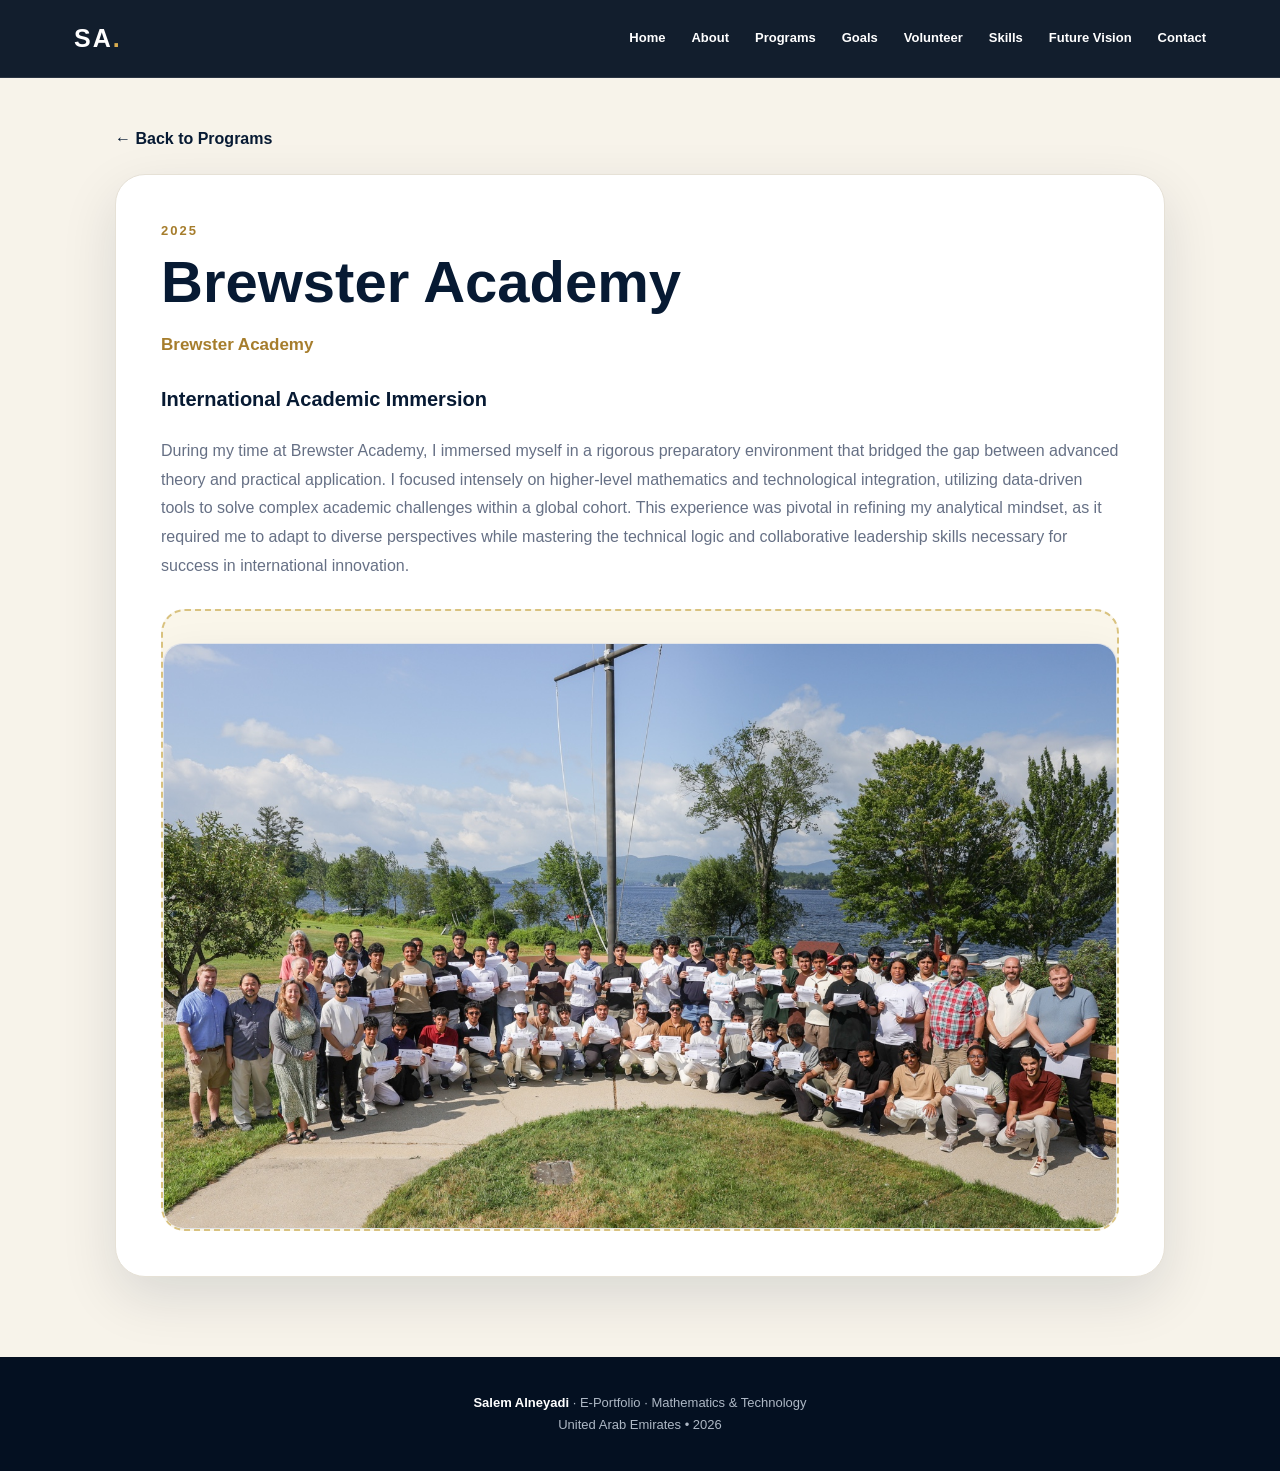
<file: program-brewster.html>
<!DOCTYPE html>
<html lang="en"><head><meta charset="UTF-8"><meta name="viewport" content="width=device-width, initial-scale=1.0"><title>Brewster Academy | Salem Alneyadi</title><link rel="stylesheet" href="styles.css"></head><body>
<nav class="nav"><div class="navin"><a class="logo" href="index.html#home">SA<span><i>.</i></span></a><div class="links"><a href="index.html#home">Home</a><a href="index.html#about">About</a><a href="index.html#programs">Programs</a><a href="index.html#goals">Goals</a><a href="index.html#volunteer">Volunteer</a><a href="index.html#skills">Skills</a><a href="index.html#future">Future Vision</a><a href="index.html#contact">Contact</a></div></div></nav><section class="detail-page" id="program-brewster"><div class="detail-inner"><a class="back-link" href="index.html#programs">← Back to Programs</a><div class="detail-card"><div class="eyebrow">2025</div><h2>Brewster Academy</h2><p class="detail-provider">Brewster Academy</p><p class="detail-short">International Academic Immersion</p><p>During my time at Brewster Academy, I immersed myself in a rigorous preparatory environment that bridged the gap between advanced theory and practical application. I focused intensely on higher-level mathematics and technological integration, utilizing data-driven tools to solve complex academic challenges within a global cohort. This experience was pivotal in refining my analytical mindset, as it required me to adapt to diverse perspectives while mastering the technical logic and collaborative leadership skills necessary for success in international innovation.</p><div class="photo-placeholder"><img class="program-photo" src="brewster.jpg" alt="Brewster Academy group photo"></div></div></div></section><footer><strong>Salem Alneyadi</strong> · E-Portfolio · Mathematics & Technology<br>United Arab Emirates • 2026</footer>
</body></html>
</file>
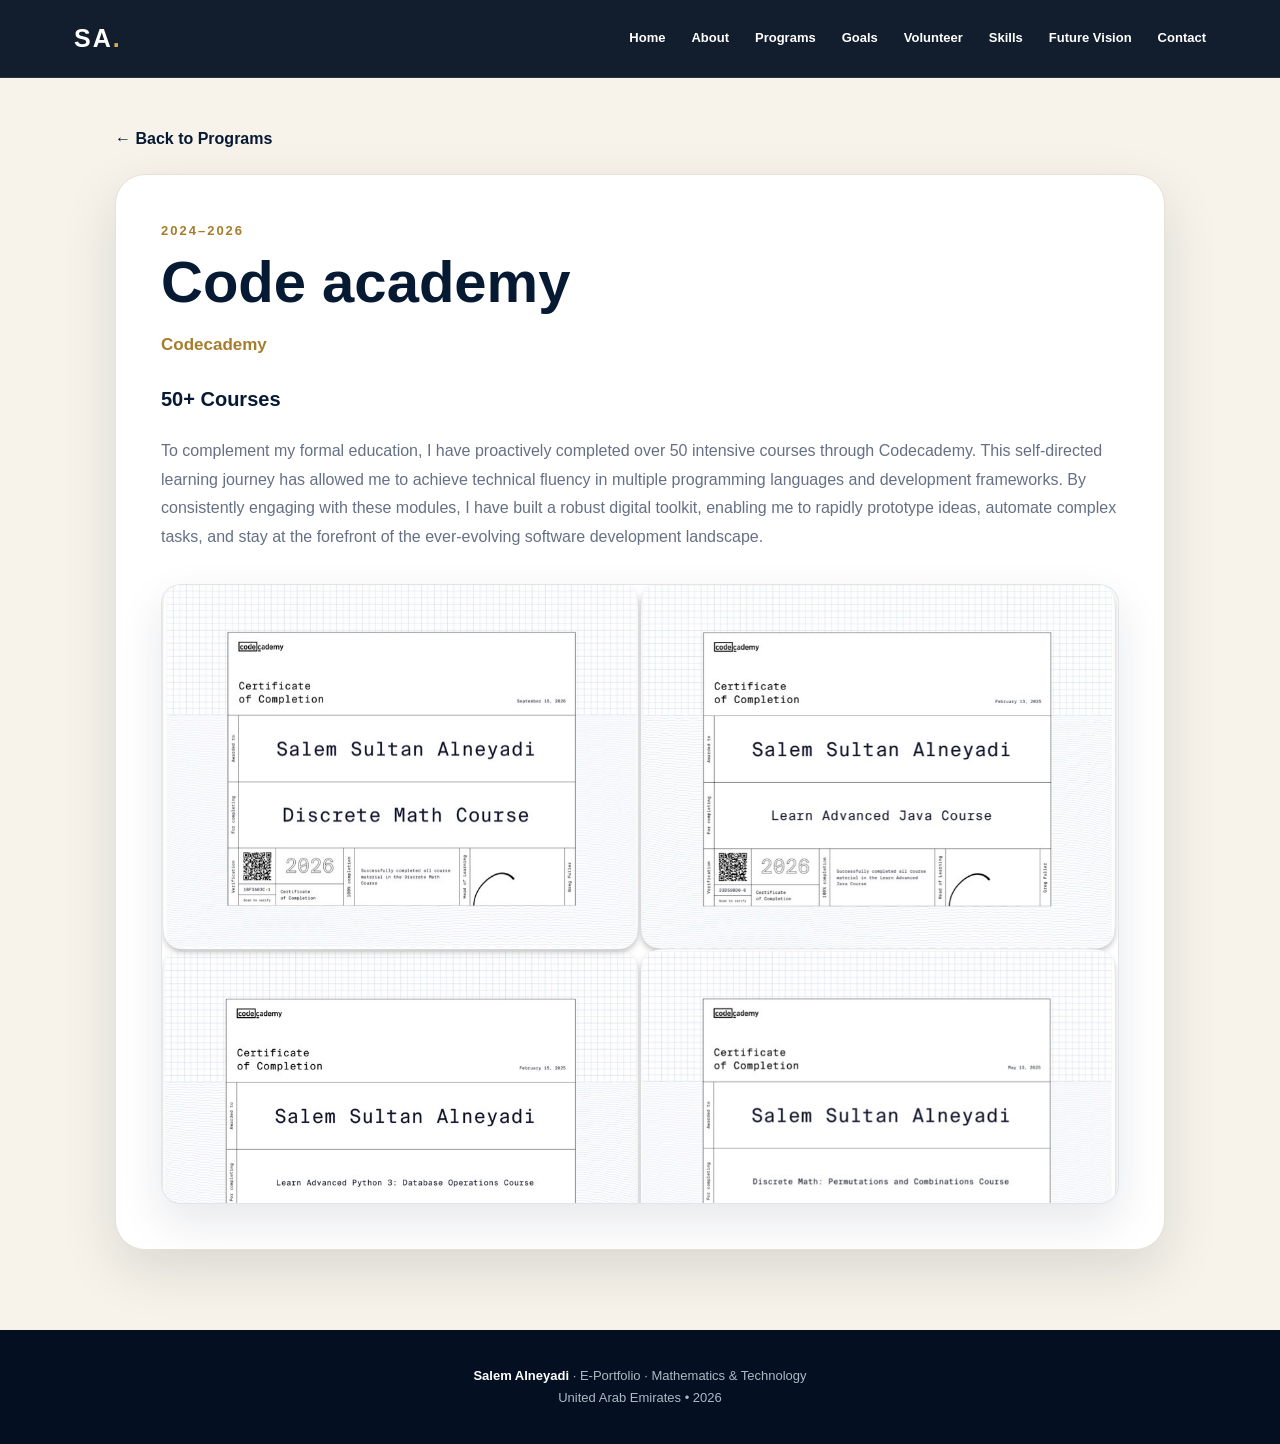
<file: program-codecademy.html>
<!DOCTYPE html>
<html lang="en"><head><meta charset="UTF-8"><meta name="viewport" content="width=device-width, initial-scale=1.0"><title>Code academy | Salem Alneyadi</title><link rel="stylesheet" href="styles.css"></head><body>
<nav class="nav"><div class="navin"><a class="logo" href="index.html#home">SA<span><i>.</i></span></a><div class="links"><a href="index.html#home">Home</a><a href="index.html#about">About</a><a href="index.html#programs">Programs</a><a href="index.html#goals">Goals</a><a href="index.html#volunteer">Volunteer</a><a href="index.html#skills">Skills</a><a href="index.html#future">Future Vision</a><a href="index.html#contact">Contact</a></div></div></nav><section class="detail-page" id="program-codecademy"><div class="detail-inner"><a class="back-link" href="index.html#programs">← Back to Programs</a><div class="detail-card"><div class="eyebrow">2024–2026</div><h2>Code academy</h2><p class="detail-provider">Codecademy</p><p class="detail-short">50+ Courses</p><p>To complement my formal education, I have proactively completed over 50 intensive courses through Codecademy. This self-directed learning journey has allowed me to achieve technical fluency in multiple programming languages and development frameworks. By consistently engaging with these modules, I have built a robust digital toolkit, enabling me to rapidly prototype ideas, automate complex tasks, and stay at the forefront of the ever-evolving software development landscape.</p><div class="program-photo"><img src="codecademy.jpg" alt="Codecademy certificates of completion"></div></div></div></section><footer><strong>Salem Alneyadi</strong> · E-Portfolio · Mathematics & Technology<br>United Arab Emirates • 2026</footer>
</body></html>
</file>
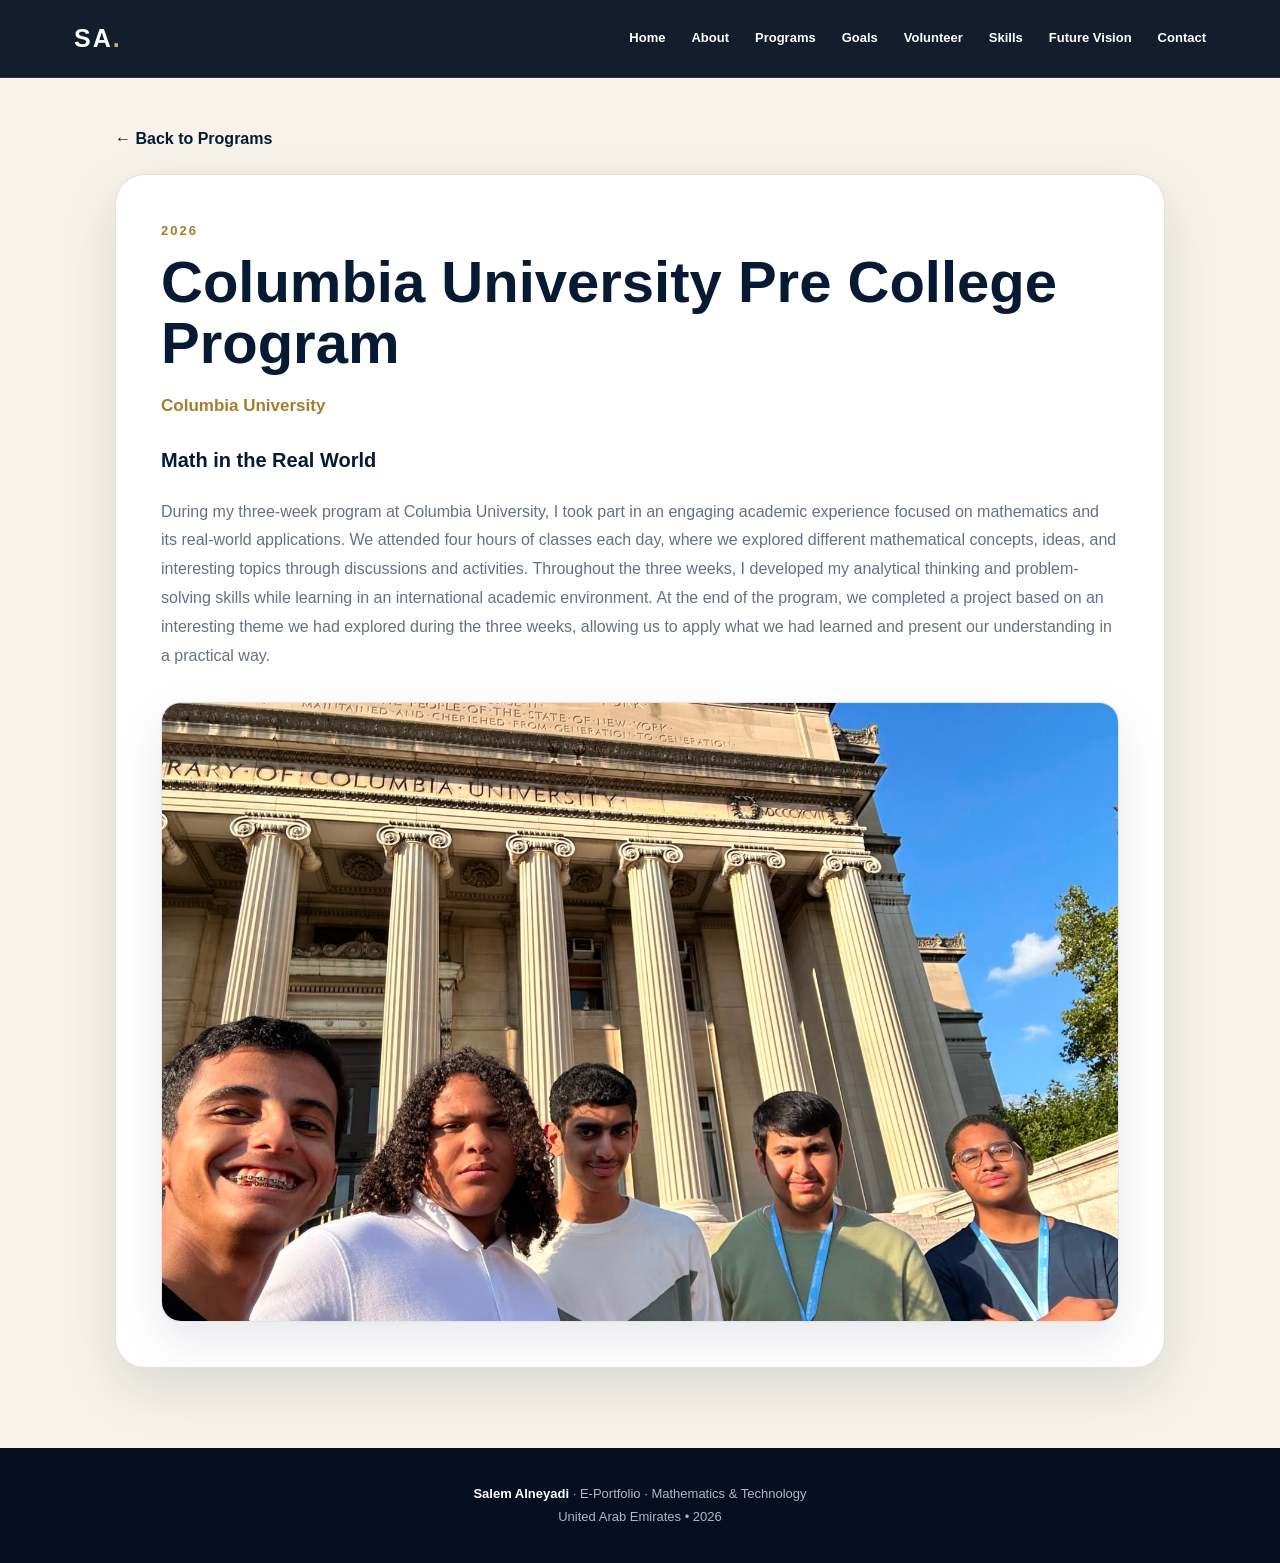
<file: program-columbia.html>
<!DOCTYPE html>
<html lang="en"><head><meta charset="UTF-8"><meta name="viewport" content="width=device-width, initial-scale=1.0"><title>Columbia University Pre College Program | Salem Alneyadi</title><link rel="stylesheet" href="styles.css"></head><body>
<nav class="nav"><div class="navin"><a class="logo" href="index.html#home">SA<span><i>.</i></span></a><div class="links"><a href="index.html#home">Home</a><a href="index.html#about">About</a><a href="index.html#programs">Programs</a><a href="index.html#goals">Goals</a><a href="index.html#volunteer">Volunteer</a><a href="index.html#skills">Skills</a><a href="index.html#future">Future Vision</a><a href="index.html#contact">Contact</a></div></div></nav><section class="detail-page" id="program-columbia"><div class="detail-inner"><a class="back-link" href="index.html#programs">← Back to Programs</a><div class="detail-card"><div class="eyebrow">2026</div><h2>Columbia University Pre College Program</h2><p class="detail-provider">Columbia University</p><p class="detail-short">Math in the Real World</p><p>During my three-week program at Columbia University, I took part in an engaging academic experience focused on mathematics and its real-world applications. We attended four hours of classes each day, where we explored different mathematical concepts, ideas, and interesting topics through discussions and activities. Throughout the three weeks, I developed my analytical thinking and problem-solving skills while learning in an international academic environment. At the end of the program, we completed a project based on an interesting theme we had explored during the three weeks, allowing us to apply what we had learned and present our understanding in a practical way.</p><div class="program-photo"><img src="columbia.jpg" alt="Columbia University Pre College Program group photo"></div></div></div></section><footer><strong>Salem Alneyadi</strong> · E-Portfolio · Mathematics & Technology<br>United Arab Emirates • 2026</footer>
</body></html>
</file>
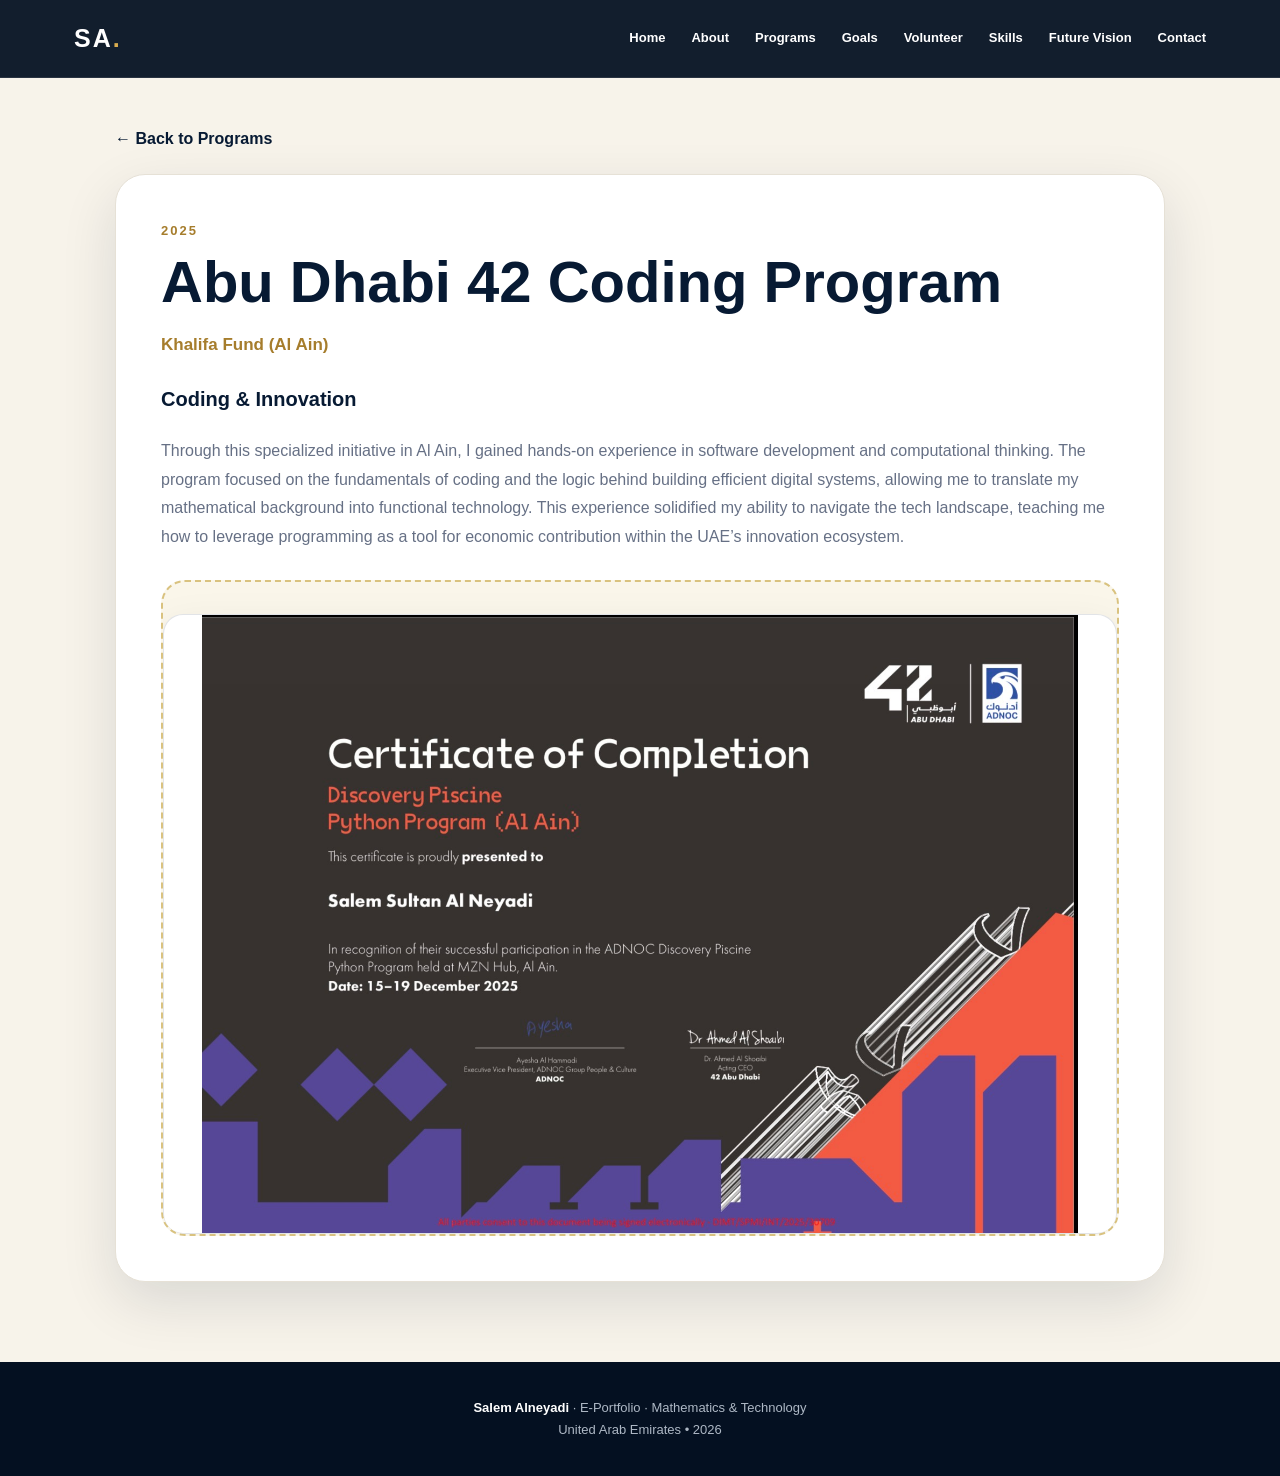
<file: program-khalifa.html>
<!DOCTYPE html>
<html lang="en"><head><meta charset="UTF-8"><meta name="viewport" content="width=device-width, initial-scale=1.0"><title>Abu Dhabi 42 Coding Program | Salem Alneyadi</title><link rel="stylesheet" href="styles.css"></head><body>
<nav class="nav"><div class="navin"><a class="logo" href="index.html#home">SA<span><i>.</i></span></a><div class="links"><a href="index.html#home">Home</a><a href="index.html#about">About</a><a href="index.html#programs">Programs</a><a href="index.html#goals">Goals</a><a href="index.html#volunteer">Volunteer</a><a href="index.html#skills">Skills</a><a href="index.html#future">Future Vision</a><a href="index.html#contact">Contact</a></div></div></nav><section class="detail-page" id="program-khalifa"><div class="detail-inner"><a class="back-link" href="index.html#programs">← Back to Programs</a><div class="detail-card"><div class="eyebrow">2025</div><h2>Abu Dhabi 42 Coding Program</h2><p class="detail-provider">Khalifa Fund (Al Ain)</p><p class="detail-short">Coding & Innovation</p><p>Through this specialized initiative in Al Ain, I gained hands-on experience in software development and computational thinking. The program focused on the fundamentals of coding and the logic behind building efficient digital systems, allowing me to translate my mathematical background into functional technology. This experience solidified my ability to navigate the tech landscape, teaching me how to leverage programming as a tool for economic contribution within the UAE’s innovation ecosystem.</p><div class="photo-placeholder"><img class="program-photo" src="khalifa.jpg" alt="Abu Dhabi 42 Coding Program certificate of completion"></div></div></div></section><footer><strong>Salem Alneyadi</strong> · E-Portfolio · Mathematics & Technology<br>United Arab Emirates • 2026</footer>
</body></html>
</file>
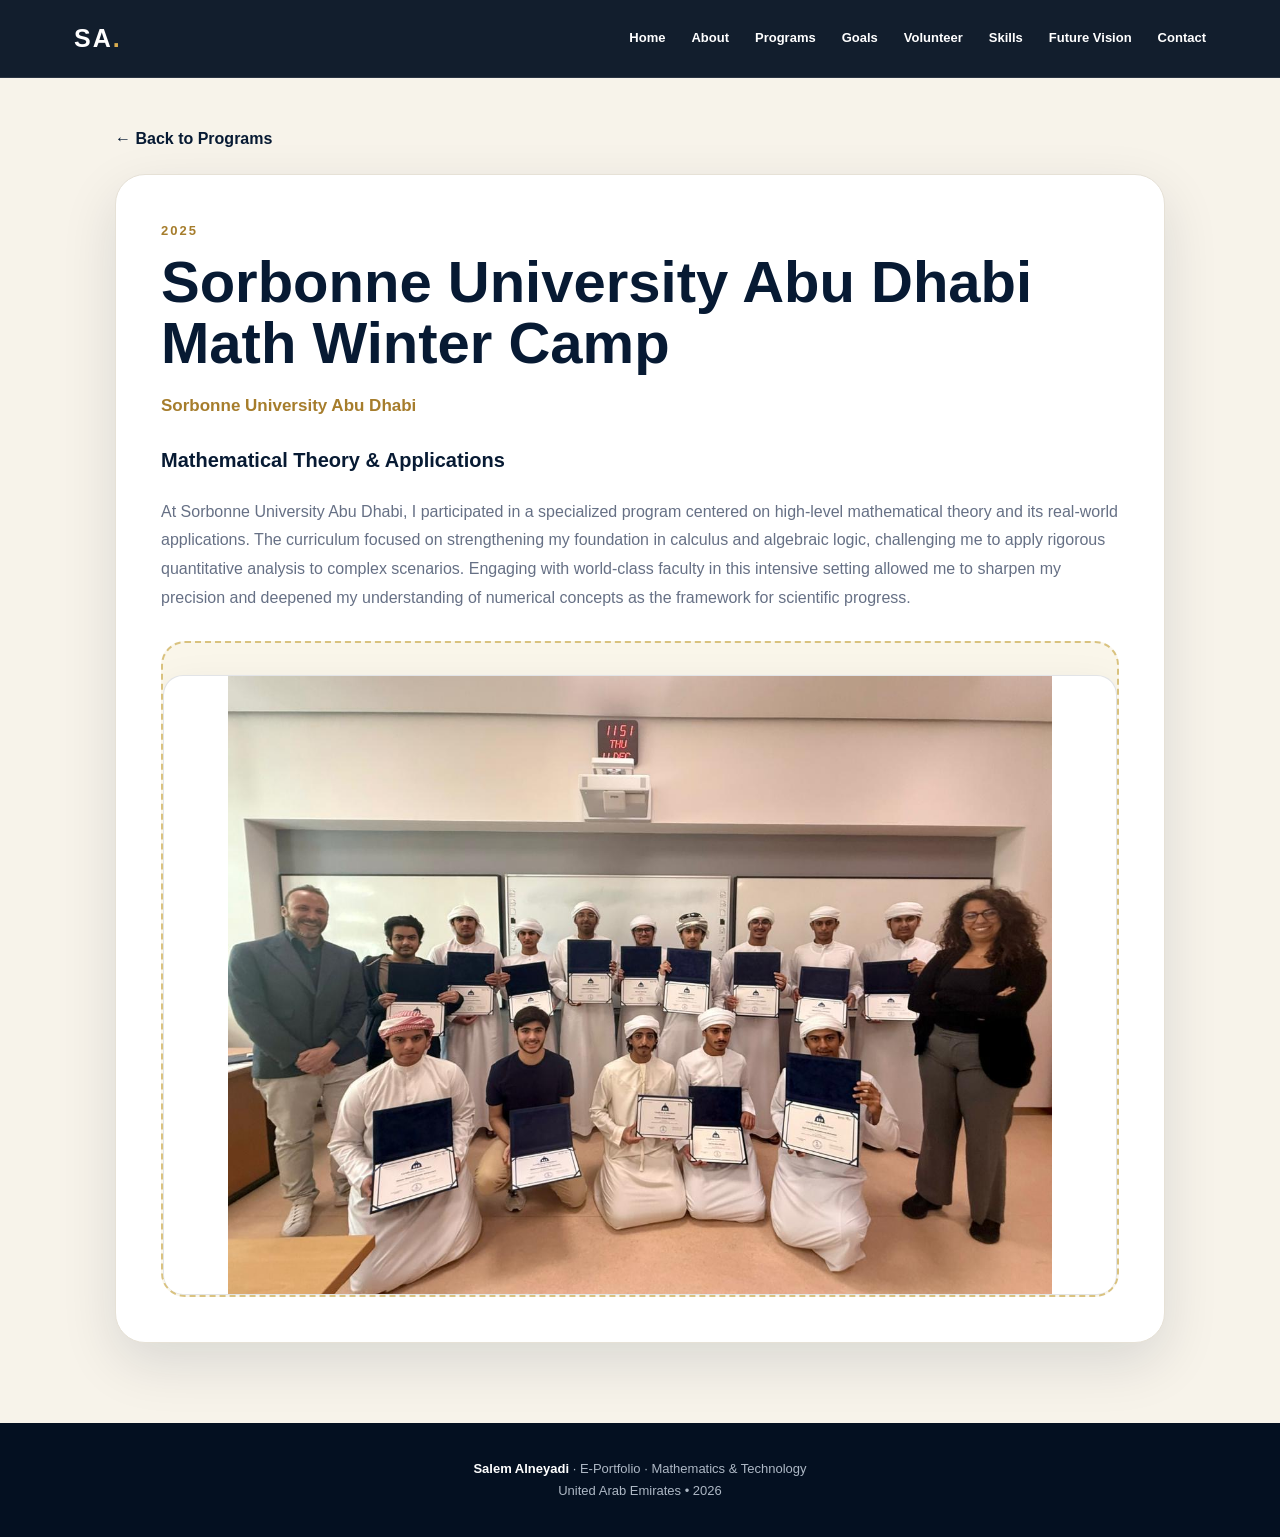
<file: program-sorbonne.html>
<!DOCTYPE html>
<html lang="en"><head><meta charset="UTF-8"><meta name="viewport" content="width=device-width, initial-scale=1.0"><title>Sorbonne University Abu Dhabi Math Winter Camp | Salem Alneyadi</title><link rel="stylesheet" href="styles.css"></head><body>
<nav class="nav"><div class="navin"><a class="logo" href="index.html#home">SA<span><i>.</i></span></a><div class="links"><a href="index.html#home">Home</a><a href="index.html#about">About</a><a href="index.html#programs">Programs</a><a href="index.html#goals">Goals</a><a href="index.html#volunteer">Volunteer</a><a href="index.html#skills">Skills</a><a href="index.html#future">Future Vision</a><a href="index.html#contact">Contact</a></div></div></nav><section class="detail-page" id="program-sorbonne"><div class="detail-inner"><a class="back-link" href="index.html#programs">← Back to Programs</a><div class="detail-card"><div class="eyebrow">2025</div><h2>Sorbonne University Abu Dhabi Math Winter Camp</h2><p class="detail-provider">Sorbonne University Abu Dhabi</p><p class="detail-short">Mathematical Theory & Applications</p><p>At Sorbonne University Abu Dhabi, I participated in a specialized program centered on high-level mathematical theory and its real-world applications. The curriculum focused on strengthening my foundation in calculus and algebraic logic, challenging me to apply rigorous quantitative analysis to complex scenarios. Engaging with world-class faculty in this intensive setting allowed me to sharpen my precision and deepened my understanding of numerical concepts as the framework for scientific progress.</p><div class="photo-placeholder"><img class="program-photo" src="sorbonne.jpg" alt="Sorbonne University Abu Dhabi Math Winter Camp certificate ceremony"></div></div></div></section><footer><strong>Salem Alneyadi</strong> · E-Portfolio · Mathematics & Technology<br>United Arab Emirates • 2026</footer>
</body></html>
</file>
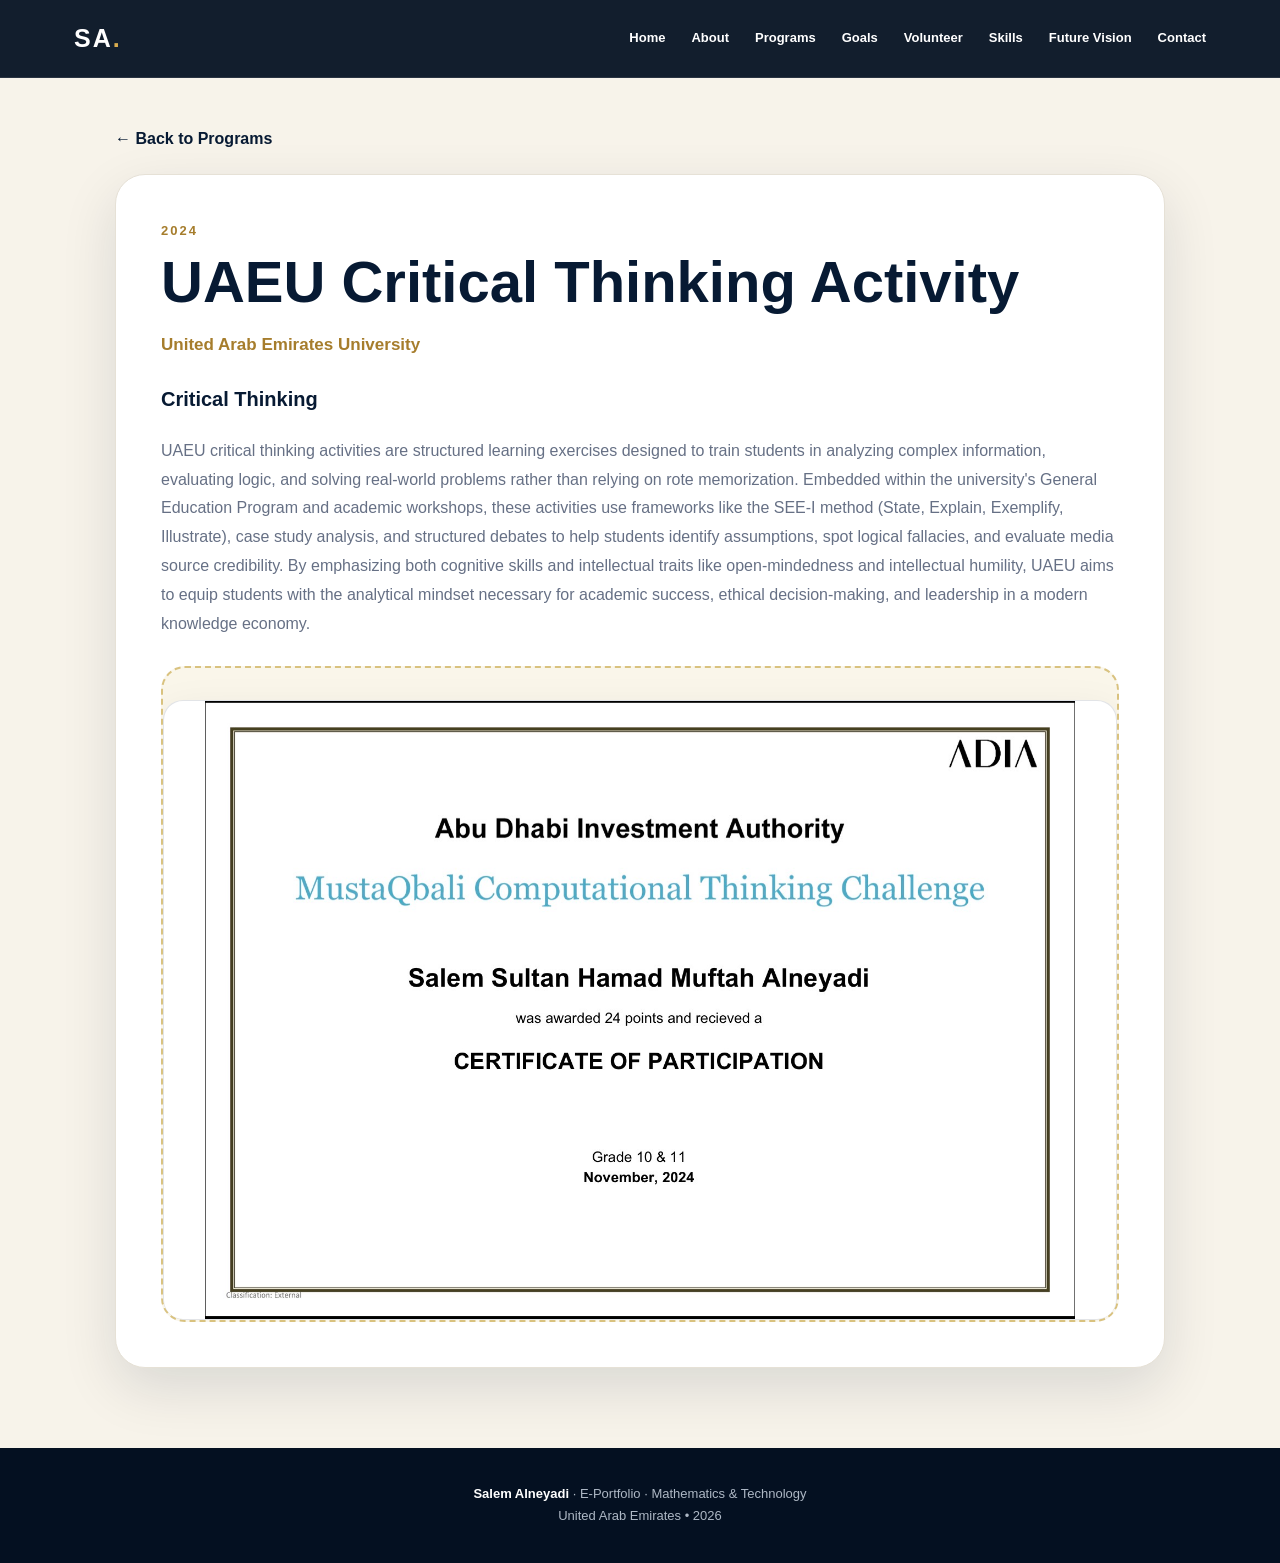
<file: program-uaeu.html>
<!DOCTYPE html>
<html lang="en"><head><meta charset="UTF-8"><meta name="viewport" content="width=device-width, initial-scale=1.0"><title>UAEU Critical Thinking Activity | Salem Alneyadi</title><link rel="stylesheet" href="styles.css"></head><body>
<nav class="nav"><div class="navin"><a class="logo" href="index.html#home">SA<span><i>.</i></span></a><div class="links"><a href="index.html#home">Home</a><a href="index.html#about">About</a><a href="index.html#programs">Programs</a><a href="index.html#goals">Goals</a><a href="index.html#volunteer">Volunteer</a><a href="index.html#skills">Skills</a><a href="index.html#future">Future Vision</a><a href="index.html#contact">Contact</a></div></div></nav><section class="detail-page" id="program-uaeu"><div class="detail-inner"><a class="back-link" href="index.html#programs">← Back to Programs</a><div class="detail-card"><div class="eyebrow">2024</div><h2>UAEU Critical Thinking Activity</h2><p class="detail-provider">United Arab Emirates University</p><p class="detail-short">Critical Thinking</p><p>UAEU critical thinking activities are structured learning exercises designed to train students in analyzing complex information, evaluating logic, and solving real-world problems rather than relying on rote memorization. Embedded within the university&#x27;s General Education Program and academic workshops, these activities use frameworks like the SEE-I method (State, Explain, Exemplify, Illustrate), case study analysis, and structured debates to help students identify assumptions, spot logical fallacies, and evaluate media source credibility. By emphasizing both cognitive skills and intellectual traits like open-mindedness and intellectual humility, UAEU aims to equip students with the analytical mindset necessary for academic success, ethical decision-making, and leadership in a modern knowledge economy.</p><div class="photo-placeholder"><img class="program-photo" src="uaeu.jpg" alt="MustaQbali Computational Thinking Challenge certificate"></div></div></div></section><footer><strong>Salem Alneyadi</strong> · E-Portfolio · Mathematics & Technology<br>United Arab Emirates • 2026</footer>
</body></html>
</file>
<file: styles.css>
:root{--navy:#071a33;--blue:#123f6d;--gold:#d9ad4f;--gold2:#f1cb76;--cream:#f7f3ea;--white:#fff;--muted:#667085;--line:#e6e1d6;--shadow:0 20px 55px rgba(7,26,51,.12)}
*{box-sizing:border-box}html{scroll-behavior:smooth}body{margin:0;font-family:Inter,Arial,sans-serif;background:var(--cream);color:var(--navy);line-height:1.7}button,a{font:inherit}a{text-decoration:none;color:inherit}
.nav{position:fixed;inset:0 0 auto;z-index:50;background:rgba(4,16,33,.94);backdrop-filter:blur(14px);color:#fff;border-bottom:1px solid rgba(255,255,255,.1)}
.navin{max-width:1180px;margin:auto;padding:17px 24px;display:flex;align-items:center;justify-content:space-between}.logo{font-weight:900;font-size:25px;letter-spacing:2px}.logo i{color:var(--gold);font-style:normal}
.links{display:flex;gap:26px;font-size:13px;font-weight:800}.links a{transition:.2s}.links a:hover{color:var(--gold2)}
.hero{min-height:100vh;padding:155px 24px 90px;color:#fff;background:radial-gradient(circle at 85% 18%,rgba(217,173,79,.25),transparent 28%),linear-gradient(135deg,#03101f,#071a33 55%,#123f6d);position:relative;overflow:hidden}
.hero:before{content:"";position:absolute;width:620px;height:620px;border:1px solid rgba(241,203,118,.15);border-radius:50%;right:-220px;bottom:-260px}.wrap{max-width:1180px;margin:auto}
.hero-grid{display:grid;grid-template-columns:1.2fr .8fr;gap:75px;align-items:center}.eyebrow{font-size:12px;letter-spacing:3px;text-transform:uppercase;font-weight:900;color:var(--gold2)}
.hero h1{font-size:clamp(52px,7vw,90px);line-height:.98;margin:16px 0 24px}.hero h1 span{color:var(--gold2)}.hero p{font-size:18px;color:#d7e0ea;max-width:700px}
.btn{display:inline-block;margin:22px 9px 0 0;padding:13px 23px;border-radius:999px;background:var(--gold);color:var(--navy);font-weight:900;border:0;cursor:pointer}.btn.alt{background:transparent;color:#fff;border:1px solid rgba(255,255,255,.35)}
.hero-card{background:rgba(255,255,255,.07);border:1px solid rgba(255,255,255,.14);border-radius:32px;padding:35px;box-shadow:0 25px 70px rgba(0,0,0,.22)}.initials{height:175px;width:175px;border-radius:50%;margin:auto;display:grid;place-items:center;border:2px solid var(--gold);font-size:56px;font-weight:900;color:var(--gold2);background:rgba(217,173,79,.08)}.hero-card h3{text-align:center;margin:25px 0 5px;font-size:22px}.hero-card p{text-align:center;font-size:14px;color:#cbd5e1}.stats{display:grid;grid-template-columns:repeat(3,1fr);gap:10px;margin-top:27px}.stat{padding:15px 8px;border-radius:17px;background:rgba(255,255,255,.06);text-align:center}.stat b{display:block;color:var(--gold2);font-size:23px}.stat small{color:#cbd5e1}
.section{padding:105px 24px}.section.alt{background:#fff}.section-head{max-width:760px;margin-bottom:46px}.section-head .eyebrow{color:#a67d2c}.section h2{font-size:43px;line-height:1.1;margin:9px 0 15px}.section-head p{color:var(--muted)}
.about{display:block}.about-box{background:var(--navy);color:#fff;border-radius:28px;padding:35px;box-shadow:var(--shadow)}.about-box .big{font-size:65px;color:var(--gold2);font-weight:900;line-height:1}.about-copy p{font-size:16.5px;color:#475467}
.values{display:grid;grid-template-columns:repeat(3,1fr);gap:16px;margin-top:28px}.value{padding:22px;border:1px solid var(--line);border-radius:20px;background:#fff}.value b{display:block;margin-bottom:4px}
.programs{display:grid;grid-template-columns:repeat(2,1fr);gap:22px}.program-card{background:#fff;border:1px solid var(--line);border-radius:27px;padding:30px;box-shadow:0 8px 30px rgba(7,26,51,.06);transition:.28s;cursor:pointer;position:relative;overflow:hidden}.program-card:hover{transform:translateY(-7px);box-shadow:var(--shadow);border-color:#d9c27f}.program-card:after{content:"";position:absolute;top:0;left:0;width:5px;height:100%;background:var(--gold);transform:scaleY(0);transition:.25s;transform-origin:bottom}.program-card:hover:after{transform:scaleY(1)}.card-top{display:flex;justify-content:space-between;color:#a67d2c;font-weight:900;font-size:13px}.arrow{font-size:21px}.program-number{font-size:12px;letter-spacing:2px;color:#a67d2c;font-weight:900;margin-top:17px}.program-card h3{font-size:25px;line-height:1.2;margin:7px 0 4px}.provider{color:#a67d2c;font-weight:900;font-size:14px}.program-card p{color:var(--muted);font-size:14px}.tags{display:flex;flex-wrap:wrap;gap:8px;margin:18px 0}.tags span{font-size:11px;font-weight:900;padding:6px 10px;border-radius:999px;background:#faf6ea;color:#89691f;border:1px solid #ead9aa}.view-btn{border:0;background:none;padding:7px 0;color:var(--navy);font-weight:900;cursor:pointer}.view-btn b{color:#a67d2c;margin-left:7px}
.volunteer{background:linear-gradient(135deg,#071a33,#123f6d);color:#fff;border-radius:31px;padding:48px;display:grid;grid-template-columns:1fr;gap:20px;align-items:center}.volunteer p{color:#d8e0e9}.badge{display:inline-block;color:var(--gold2);border:1px solid rgba(241,203,118,.4);padding:7px 12px;border-radius:999px;font-size:11px;font-weight:900}
.vol-photo{height:260px;border:2px dashed rgba(241,203,118,.45);border-radius:25px;display:grid;place-items:center;text-align:center;color:#d8e0e9;background:rgba(255,255,255,.05)}.vol-photo strong{display:block;color:#fff;font-size:18px}
.skills{display:grid;grid-template-columns:repeat(3,1fr);gap:19px}.skill{background:#fff;border:1px solid var(--line);border-radius:22px;padding:25px}.skill h3{margin:0 0 8px}.skill p{margin:0;color:var(--muted);font-size:14px}
.future{background:var(--navy);color:#fff}.future-grid{display:grid;grid-template-columns:1fr 1fr;gap:35px}.future p{color:#d2dbe6}.quote{font-size:29px;font-weight:800;line-height:1.35;color:var(--gold2);border-left:3px solid var(--gold);padding-left:25px}
.contact{display:grid;grid-template-columns:1fr 1fr;gap:25px}.contact-card{background:#fff;border:1px solid var(--line);border-radius:25px;padding:30px}.contact-card p{color:var(--muted)}
footer{background:#041021;color:#aeb8c5;text-align:center;padding:35px 20px;font-size:13px}footer strong{color:#fff}
.modal{position:fixed;inset:0;background:var(--cream);z-index:100;display:none;overflow:auto}.modal.show{display:none}.modal-box{min-height:100vh;background:var(--cream)}.modal-head{background:linear-gradient(135deg,#03101f,#071a33 55%,#123f6d);color:#fff;padding:48px max(24px,calc((100% - 1100px)/2));position:relative}.close{position:absolute;right:24px;top:24px;width:40px;height:40px;border-radius:50%;border:1px solid rgba(255,255,255,.3);background:transparent;color:#fff;font-size:24px;cursor:pointer}.modal-head .eyebrow{color:var(--gold2)}.modal-head h2{font-size:39px;line-height:1.1;margin:10px 0 5px}.modal-head .provider{color:var(--gold2)}.modal-body{max-width:1100px;margin:auto;padding:55px 24px 90px}.modal-body h3{font-size:20px}.long-desc{font-size:17px;color:#344054;line-height:1.9}.detail-grid{display:grid;grid-template-columns:1fr 1fr;gap:20px;margin-top:30px}.detail-photo{height:270px;border:2px dashed #d9cda9;border-radius:24px;background:#fbf8ef;display:grid;place-items:center;text-align:center;padding:25px;color:#8a7a55}.detail-photo strong{display:block;color:var(--navy);font-size:18px;margin-bottom:5px}
@media(max-width:800px){.links{display:none}.hero-grid,.about,.volunteer,.future-grid,.contact,.detail-grid{grid-template-columns:1fr}.programs{grid-template-columns:1fr}.values,.skills{grid-template-columns:1fr}.hero{padding-top:125px}.section{padding:75px 20px}.section h2{font-size:34px}.hero-card{max-width:430px;margin:auto}.modal-head{padding:30px 20px}.modal-body{padding:35px 20px 65px}.modal-head h2{font-size:30px}}

.goals-grid{display:grid;grid-template-columns:1fr 1fr;gap:24px;margin-top:30px}.goal-card{background:#fff;border:1px solid #e8dfd0;border-radius:18px;padding:28px;box-shadow:0 10px 30px rgba(20,30,50,.06)}.goal-card h3{margin:0 0 18px;color:#0d1b2a;font-size:23px}.goal-card ul{margin:0;padding-left:22px}.goal-card li{margin:0 0 14px;line-height:1.65;color:#43505c}.values{margin-top:28px;padding:26px;border-radius:18px;background:#0d1b2a;color:#fff}.values h3{margin:0 0 10px;color:#d4af67}.values p{margin:0;line-height:1.7}.value-word{font-weight:700;color:#fff}
@media(max-width:800px){.goals-grid{grid-template-columns:1fr}}

.view-btn{display:inline-flex;align-items:center;text-decoration:none;}
.detail-page{display:none;min-height:100vh;padding:125px 7% 80px;background:var(--cream);}
.detail-page:target{display:block;}
.detail-page .detail-inner{max-width:1050px;margin:0 auto;}
.detail-page .back-link{display:inline-block;margin-bottom:22px;color:var(--navy);font-weight:900;text-decoration:none;}
.detail-page .detail-card{background:#fff;border:1px solid var(--line);border-radius:30px;padding:45px;box-shadow:var(--shadow);}
.detail-page .eyebrow{color:#a67d2c;font-weight:900;letter-spacing:2px;font-size:13px;}
.detail-page h2{font-size:clamp(34px,5vw,58px);line-height:1.05;margin:10px 0;color:var(--navy);}
.detail-page .detail-provider{font-weight:900;color:#a67d2c;font-size:17px;}
.detail-page .detail-short{font-size:20px;font-weight:800;color:var(--navy);}
.detail-page p{line-height:1.8;color:var(--muted);}
.detail-page .photo-placeholder{margin-top:28px;min-height:260px;border:2px dashed #d9c27f;border-radius:24px;display:flex;align-items:center;justify-content:center;color:#a67d2c;font-weight:900;background:#faf6ea;overflow:hidden}.program-photo{display:block;width:100%;height:auto;max-height:620px;object-fit:contain;border-radius:20px;}
@media(max-width:800px){.detail-page{padding:105px 5% 55px}.detail-page .detail-card{padding:28px 22px;}}
/* Program detail navigation: opening a program shows its experience page directly. */
body.program-open > section:not(.detail-page){display:none !important;}
body.program-open .detail-page{display:none;}
body.program-open .detail-page:target{display:block !important;}
@media(max-width:800px){.detail-page .detail-card{padding:28px 22px;}}


.profile-photo{width:190px;height:220px;margin:0 auto 22px;border-radius:22px;overflow:hidden;border:3px solid rgba(241,203,118,.75);box-shadow:0 14px 35px rgba(0,0,0,.28);background:#fff}
.profile-photo img{width:100%;height:100%;display:block;object-fit:cover;object-position:center top}


.program-photo{margin-top:32px;border:1px solid rgba(16,34,59,.12);border-radius:20px;overflow:hidden;background:#fff;box-shadow:0 18px 45px rgba(16,34,59,.10)}
.program-photo img{display:block;width:100%;height:auto;max-height:850px;object-fit:contain}

.detail-page{display:block;}
html{scroll-padding-top:85px;}
@media(max-width:800px){.navin{flex-wrap:wrap;gap:8px;padding:10px 20px}.links{display:flex;gap:16px;overflow-x:auto;width:100%;font-size:12px;white-space:nowrap}.hero{padding-top:145px}}
</file>
